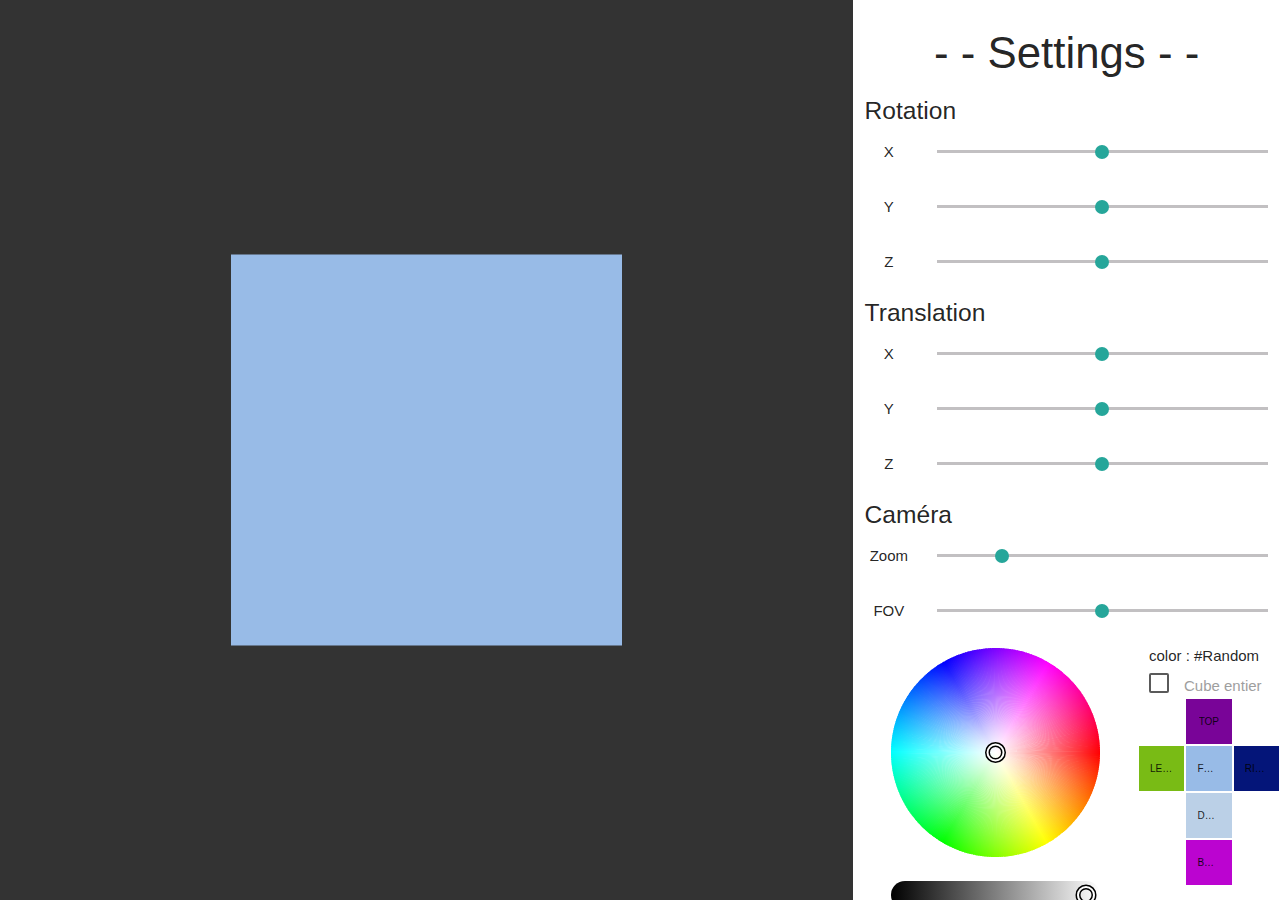
<file: index.html>
<html>
  <head>
    <link rel="stylesheet" href="css/main.css">
    <!-- Compiled and minified CSS -->
    <link rel="stylesheet" href="https://cdnjs.cloudflare.com/ajax/libs/materialize/1.0.0/css/materialize.min.css">
  </head>
  <body onload='main()'>
    <div class="row">
      <canvas id='dawin-webgl' class="col s8">
        Utilisez un navigateur compatible avec WebGL
      </canvas>
      <div class="settings col s4">
        <h3 class="row center-align">- - Settings - -</h3>
        <h5>Rotation</h5>

        <div class="row valign-wrapper">
          <span class="col s2 center-align">X</span>
          <p class="range-field col s10">
            <input type="range" id="rotateX" min="-3.14" max="3.14" step="0.01"/>
          </p>
        </div>
        <div class="row valign-wrapper">
          <span class="col s2 center-align">Y</span>
          <p class="range-field col s10">
            <input type="range" id="rotateY" min="-3.14" max="3.14" step="0.01"/>
          </p>
        </div>
        <div class="row valign-wrapper">
          <span class="col s2 center-align">Z</span>
          <p class="range-field col s10">
            <input type="range" id="rotateZ" min="-3.14" max="3.14" step="0.01"/>
          </p>
        </div>

        <h5>Translation</h5>

        <div class="row valign-wrapper">
          <span class="col s2 center-align">X</span>
          <p class="range-field col s10">
            <input type="range" id="translateX" min="-10" max="10" step="0.1"/>
          </p>
        </div>
        <div class="row valign-wrapper">
          <span class="col s2 center-align">Y</span>
          <p class="range-field col s10">
            <input type="range" id="translateY" min="-10" max="10" step="0.1"/>
          </p>
        </div>
        <div class="row valign-wrapper">
          <span class="col s2 center-align">Z</span>
          <p class="range-field col s10">
            <input type="range" id="translateZ" min="-10" max="10" step="0.1"/>
          </p>
        </div>
        <h5>Caméra</h5>
        <div class="row valign-wrapper">
          <span class="col s2 center-align">Zoom</span>
          <p class="range-field col s10">
            <input type="range" id="zoom" min="0.1" max="5" value="1" step="0.1"/>
          </p>
        </div>
        <div class="row valign-wrapper">
          <span class="col s2 center-align">FOV</span>
          <p class="range-field col s10">
            <input type="range" id="fov" min="30" max="120" step="1"/>
          </p>
        </div>
        <div class="row">
          <div class="color-container col s8">
            <div id="color-picker-container"></div>
          </div>
          <div class="choices-container col s4">
            <p>color : <span class="colorValue">#Random</span></p>
            <div>
              <label>
                <input type="checkbox" class="filled-in" id="selectAll"/>
                <span class="truncate">Cube entier</span>
              </label>
              <div>
                <div class="row">
                  <div data-id="0" class="part cube-top col s4 offset-s4 center-align valign-wrapper"><div class="truncate">TOP</div></div>
                </div>
                <div class="row">
                  <div data-id="1" class="part cube-left col s4 center-align valign-wrapper"><div class="truncate">LEFT</div></div>
                  <div data-id="2" class="part cube-front col s4 center-align valign-wrapper"><div class="truncate">FRONT</div></div>
                  <div data-id="3" class="part cube-right col s4 center-align valign-wrapper"><div class="truncate">RIGHT</div></div>
                </div>
                <div class="row">
                  <div data-id="4" class="part cube-bottom col s4 offset-s4 center-align valign-wrapper"><div class="truncate">DOWN</div></div>
                </div>
                <div class="row">
                  <div data-id="5" class="part cube-back col s4 offset-s4 center-align valign-wrapper"><div class="truncate">BACK</div></div>
                </div>
              </div>
            </div>
          </div>
        </div>
        <a class="waves-effect waves-light btn red lighten-1" id="reset">Reset</a>
      </div>
    </div>
    
    <!-- Compiled and minified JavaScript -->
    <script src="https://cdnjs.cloudflare.com/ajax/libs/materialize/1.0.0/js/materialize.min.js"></script>
    <script src='gl-matrix-min.js'></script>
    <script src='dist/iro.min.js'></script>
    <script src='script.js'></script>
          
  </body>
</html>
</file>
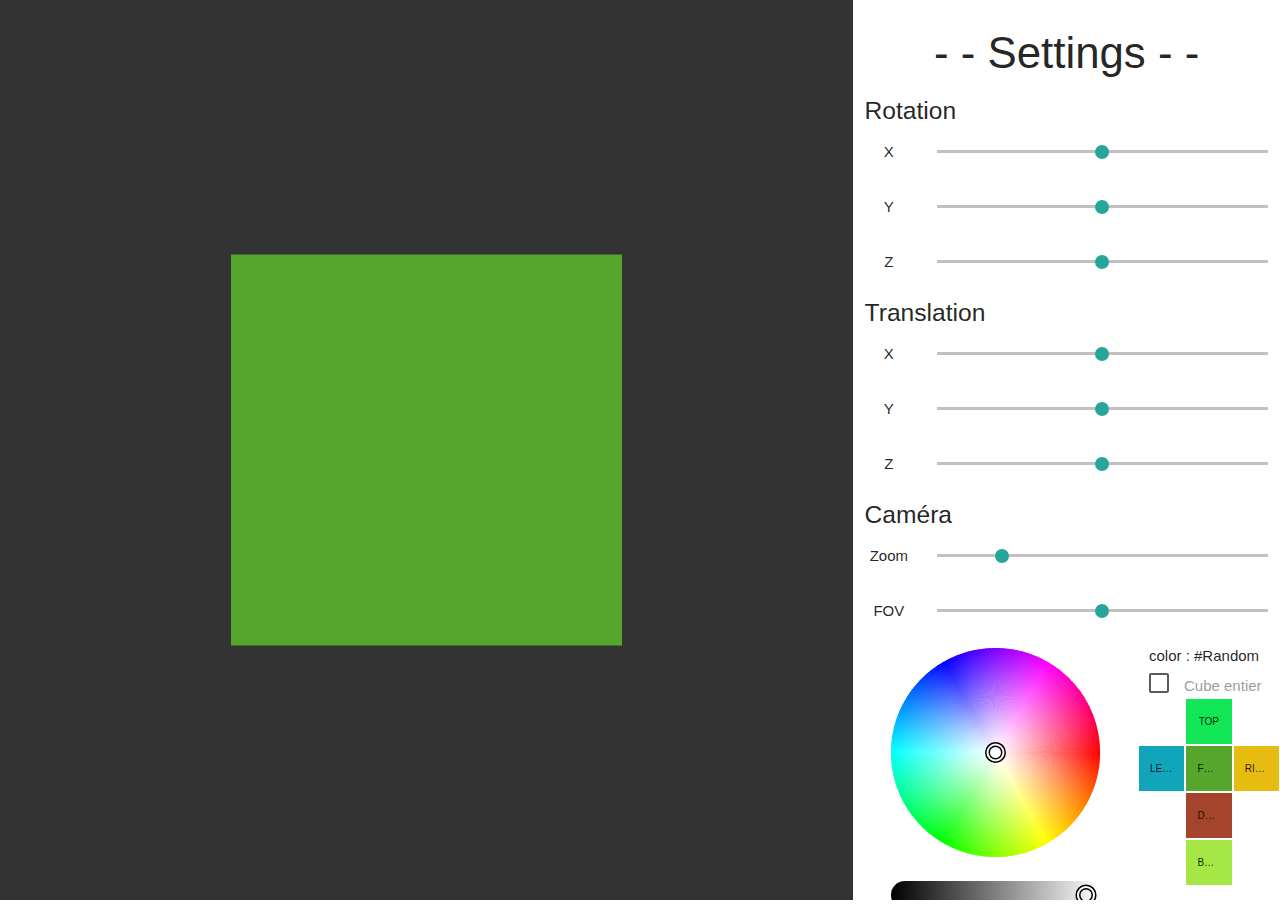
<file: tp3.html>
<html>
  <head>
    <link rel="stylesheet" href="css/main.css">
    <!-- Compiled and minified CSS -->
    <link rel="stylesheet" href="https://cdnjs.cloudflare.com/ajax/libs/materialize/1.0.0/css/materialize.min.css">
  </head>
  <body onload='main()'>
    <div class="row">
      <canvas id='dawin-webgl' class="col s8">
        Utilisez un navigateur compatible avec WebGL
      </canvas>
      <div class="settings col s4">
        <h3 class="row center-align">- - Settings - -</h3>
        <h5>Rotation</h5>

        <div class="row valign-wrapper">
          <span class="col s2 center-align">X</span>
          <p class="range-field col s10">
            <input type="range" id="rotateX" min="-3.14" max="3.14" step="0.01"/>
          </p>
        </div>
        <div class="row valign-wrapper">
          <span class="col s2 center-align">Y</span>
          <p class="range-field col s10">
            <input type="range" id="rotateY" min="-3.14" max="3.14" step="0.01"/>
          </p>
        </div>
        <div class="row valign-wrapper">
          <span class="col s2 center-align">Z</span>
          <p class="range-field col s10">
            <input type="range" id="rotateZ" min="-3.14" max="3.14" step="0.01"/>
          </p>
        </div>

        <h5>Translation</h5>

        <div class="row valign-wrapper">
          <span class="col s2 center-align">X</span>
          <p class="range-field col s10">
            <input type="range" id="translateX" min="-10" max="10" step="0.1"/>
          </p>
        </div>
        <div class="row valign-wrapper">
          <span class="col s2 center-align">Y</span>
          <p class="range-field col s10">
            <input type="range" id="translateY" min="-10" max="10" step="0.1"/>
          </p>
        </div>
        <div class="row valign-wrapper">
          <span class="col s2 center-align">Z</span>
          <p class="range-field col s10">
            <input type="range" id="translateZ" min="-10" max="10" step="0.1"/>
          </p>
        </div>
        <h5>Caméra</h5>
        <div class="row valign-wrapper">
          <span class="col s2 center-align">Zoom</span>
          <p class="range-field col s10">
            <input type="range" id="zoom" min="0.1" max="5" value="1" step="0.1"/>
          </p>
        </div>
        <div class="row valign-wrapper">
          <span class="col s2 center-align">FOV</span>
          <p class="range-field col s10">
            <input type="range" id="fov" min="30" max="120" step="1"/>
          </p>
        </div>
        <div class="row">
          <div class="color-container col s8">
            <div id="color-picker-container"></div>
          </div>
          <div class="choices-container col s4">
            <p>color : <span class="colorValue">#Random</span></p>
            <div>
              <label>
                <input type="checkbox" class="filled-in" id="selectAll"/>
                <span class="truncate">Cube entier</span>
              </label>
              <div>
                <div class="row">
                  <div data-id="0" class="part cube-top col s4 offset-s4 center-align valign-wrapper"><div class="truncate">TOP</div></div>
                </div>
                <div class="row">
                  <div data-id="1" class="part cube-left col s4 center-align valign-wrapper"><div class="truncate">LEFT</div></div>
                  <div data-id="2" class="part cube-front col s4 center-align valign-wrapper"><div class="truncate">FRONT</div></div>
                  <div data-id="3" class="part cube-right col s4 center-align valign-wrapper"><div class="truncate">RIGHT</div></div>
                </div>
                <div class="row">
                  <div data-id="4" class="part cube-bottom col s4 offset-s4 center-align valign-wrapper"><div class="truncate">DOWN</div></div>
                </div>
                <div class="row">
                  <div data-id="5" class="part cube-back col s4 offset-s4 center-align valign-wrapper"><div class="truncate">BACK</div></div>
                </div>
              </div>
            </div>
          </div>
        </div>
        <a class="waves-effect waves-light btn red lighten-1" id="reset">Reset</a>
      </div>
    </div>
    
    <!-- Compiled and minified JavaScript -->
    <script src="https://cdnjs.cloudflare.com/ajax/libs/materialize/1.0.0/js/materialize.min.js"></script>
    <script src='gl-matrix-min.js'></script>
    <script src='dist/iro.min.js'></script>
    <script src='tp3.js'></script>
          
  </body>
</html>
</file>
<file: css/main.css>
/* RESET CSS */

html, body, div, span, applet, object, iframe, h1, h2, h3, h4, h5, h6, p, blockquote, pre, a, abbr, acronym, address, big, cite, code, del, dfn, em, img, ins, kbd, q, s, samp, small, strike, strong, sub, sup, tt, var, b, u, i, center, dl, dt, dd, ol, ul, li, fieldset, form, label, legend, table, caption, tbody, tfoot, thead, tr, th, td, article, aside, canvas, details, embed, figure, figcaption, footer, header, hgroup, menu, nav, output, ruby, section, summary, time, mark, audio, video {
    margin: 0;
    padding: 0;
    border: 0;
    font-size: 100%;
    font: inherit;
    vertical-align: baseline;
}

/* HTML5 display-role reset for older browsers */

article, aside, details, figcaption, figure, footer, header, hgroup, menu, nav, section {
    display: block;
}

body {
    line-height: 1;
}

ol, ul {
    list-style: none;
}

blockquote, q {
    quotes: none;
}

blockquote:before, blockquote:after, q:before, q:after {
    content: '';
    content: none;
}

table {
    border-collapse: collapse;
    border-spacing: 0;
}

/* CUSTOM */

html, body {
    margin: 0;
    padding: 0;
    overflow: hidden;
}

canvas {
    width: 100%;
    height: 100vh;
    padding: 0 !important;
}

.settings {
    height: 100vh;
    overflow-y: scroll;
}

.part {
    cursor: pointer;
    user-select: none;
    box-sizing: content-box;
    border: 1px solid white;
    font-size: 10px;
}

.part div {
    margin: auto;
    pointer-events: none;
}

.part.selected {
    border: 5px solid black;
}

.choices-container .row {
    margin-bottom: 0px !important;
    justify-content: center;
}

.choices-container>p{
    margin-bottom : 10px; 
}
/* .noUI-connect {
    background: #4286f4 !important;
  }

  .range-label{
    background-color: #4286f4 !important;
  } */
</file>
